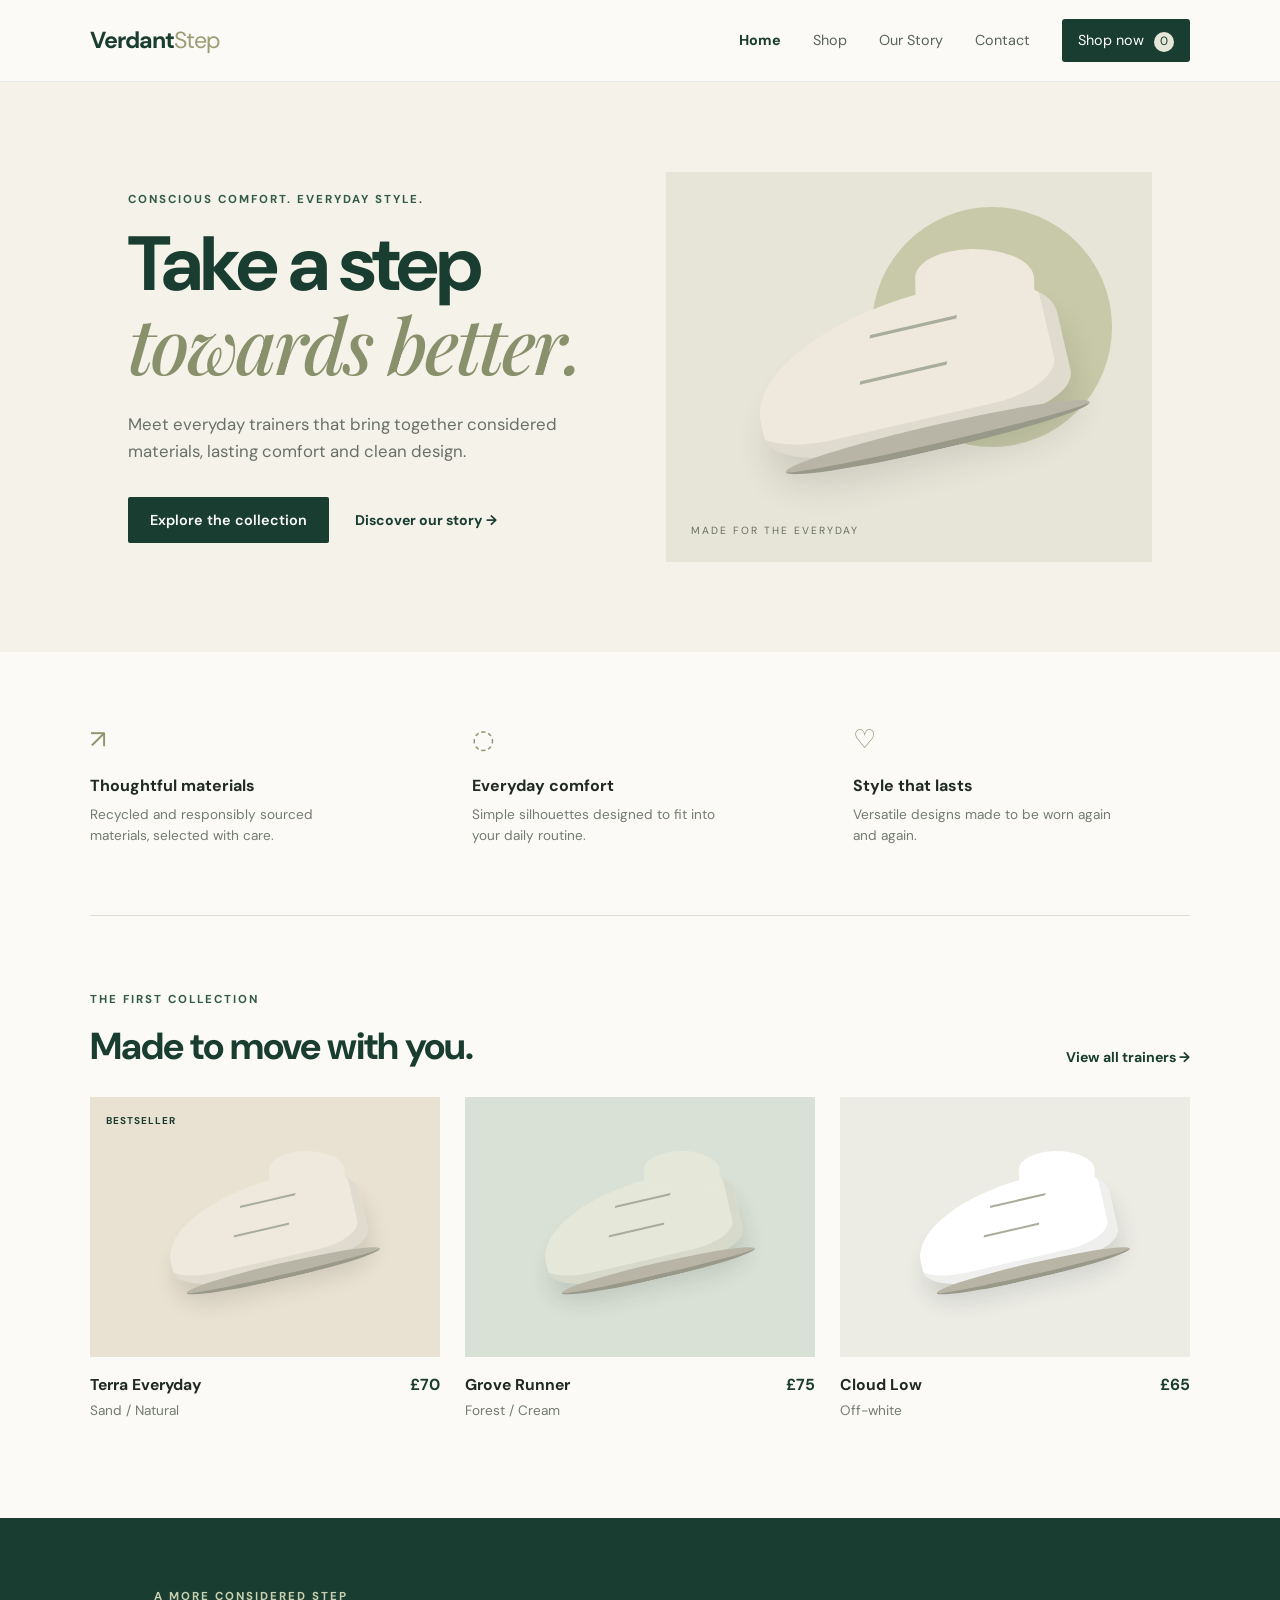
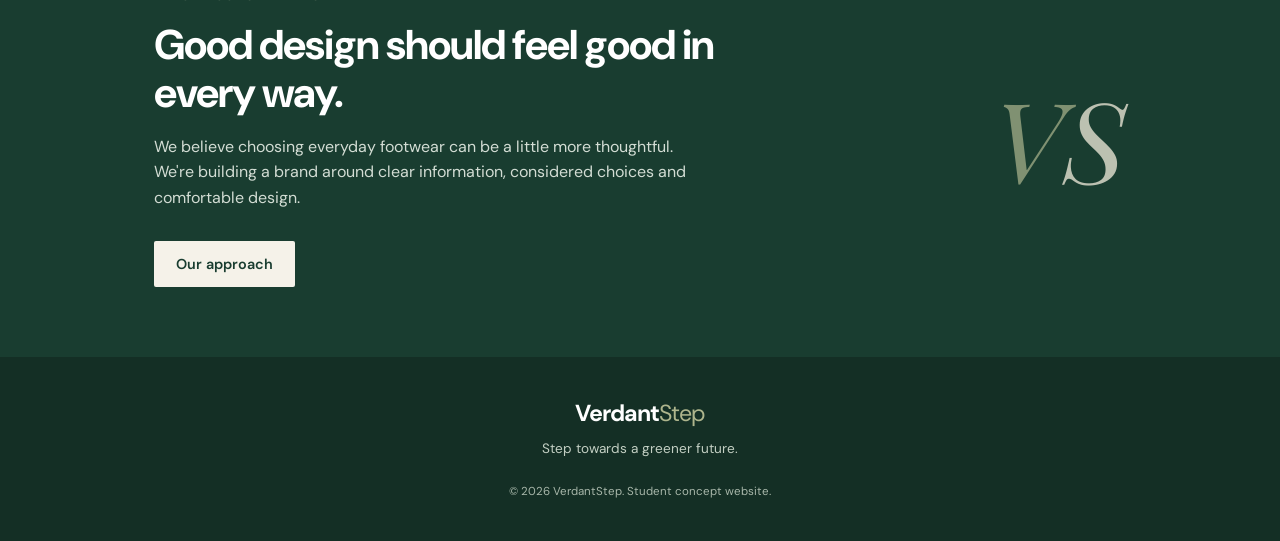
<file: index.html>
<!DOCTYPE html>
<html lang="en">
<head>
  <meta charset="UTF-8">
  <meta name="viewport" content="width=device-width, initial-scale=1.0">
  <meta name="description" content="Discover VerdantStep sustainable everyday trainers, designed for comfort, style and a lighter footprint.">
  <title>VerdantStep | Step Towards a Greener Future</title>
  <link rel="stylesheet" href="style.css">
  <script src="script.js" defer></script>
</head>
<body>
  <header class="site-header">
    <a class="logo" href="index.html">Verdant<span>Step</span></a>
    <button class="menu-toggle" aria-label="Open navigation" aria-expanded="false">☰</button>
    <nav class="main-nav" aria-label="Main navigation">
      <a class="active" href="index.html">Home</a><a href="shop.html">Shop</a><a href="about.html">Our Story</a><a href="contact.html">Contact</a>
      <a class="nav-cart" href="shop.html" aria-label="Shop products">Shop now <span class="cart-count">0</span></a>
    </nav>
  </header>

  <main>
    <section class="hero">
      <div class="hero-copy">
        <p class="eyebrow">CONSCIOUS COMFORT. EVERYDAY STYLE.</p>
        <h1>Take a step<br><em>towards better.</em></h1>
        <p class="hero-text">Meet everyday trainers that bring together considered materials, lasting comfort and clean design.</p>
        <div class="hero-actions"><a class="button button-dark" href="shop.html">Explore the collection</a><a class="text-link" href="about.html">Discover our story →</a></div>
      </div>
      <div class="hero-art" role="img" aria-label="Illustration of a minimal sustainable trainer">
        <div class="sun"></div><div class="shoe shoe-large"><span class="shoe-sole"></span><span class="shoe-line"></span></div>
        <span class="art-caption">MADE FOR THE EVERYDAY</span>
      </div>
    </section>

    <section class="benefits section-wrap">
      <div><span class="benefit-icon">↗</span><h3>Thoughtful materials</h3><p>Recycled and responsibly sourced materials, selected with care.</p></div>
      <div><span class="benefit-icon">◌</span><h3>Everyday comfort</h3><p>Simple silhouettes designed to fit into your daily routine.</p></div>
      <div><span class="benefit-icon">♡</span><h3>Style that lasts</h3><p>Versatile designs made to be worn again and again.</p></div>
    </section>

    <section class="featured section-wrap">
      <div class="section-heading"><div><p class="eyebrow">THE FIRST COLLECTION</p><h2>Made to move with you.</h2></div><a class="text-link" href="shop.html">View all trainers →</a></div>
      <div class="product-grid">
        <article class="product-card"><a href="product.html?style=terra" class="product-visual visual-sand"><span class="product-label">BESTSELLER</span><div class="shoe"><span class="shoe-sole"></span><span class="shoe-line"></span></div></a><div class="product-info"><div><h3>Terra Everyday</h3><p>Sand / Natural</p></div><strong>£70</strong></div></article>
        <article class="product-card"><a href="product.html?style=grove" class="product-visual visual-green"><div class="shoe"><span class="shoe-sole"></span><span class="shoe-line"></span></div></a><div class="product-info"><div><h3>Grove Runner</h3><p>Forest / Cream</p></div><strong>£75</strong></div></article>
        <article class="product-card"><a href="product.html?style=cloud" class="product-visual visual-white"><div class="shoe"><span class="shoe-sole"></span><span class="shoe-line"></span></div></a><div class="product-info"><div><h3>Cloud Low</h3><p>Off-white</p></div><strong>£65</strong></div></article>
      </div>
    </section>

    <section class="story-strip"><div><p class="eyebrow">A MORE CONSIDERED STEP</p><h2>Good design should feel good in every way.</h2><p>We believe choosing everyday footwear can be a little more thoughtful. We're building a brand around clear information, considered choices and comfortable design.</p><a class="button button-light" href="about.html">Our approach</a></div><div class="story-mark">V<span>S</span></div></section>
  </main>
  <footer class="site-footer"><a class="logo logo-light" href="index.html">Verdant<span>Step</span></a><p>Step towards a greener future.</p><small>© <span class="year"></span> VerdantStep. Student concept website.</small></footer>
</body>
</html>
</file>
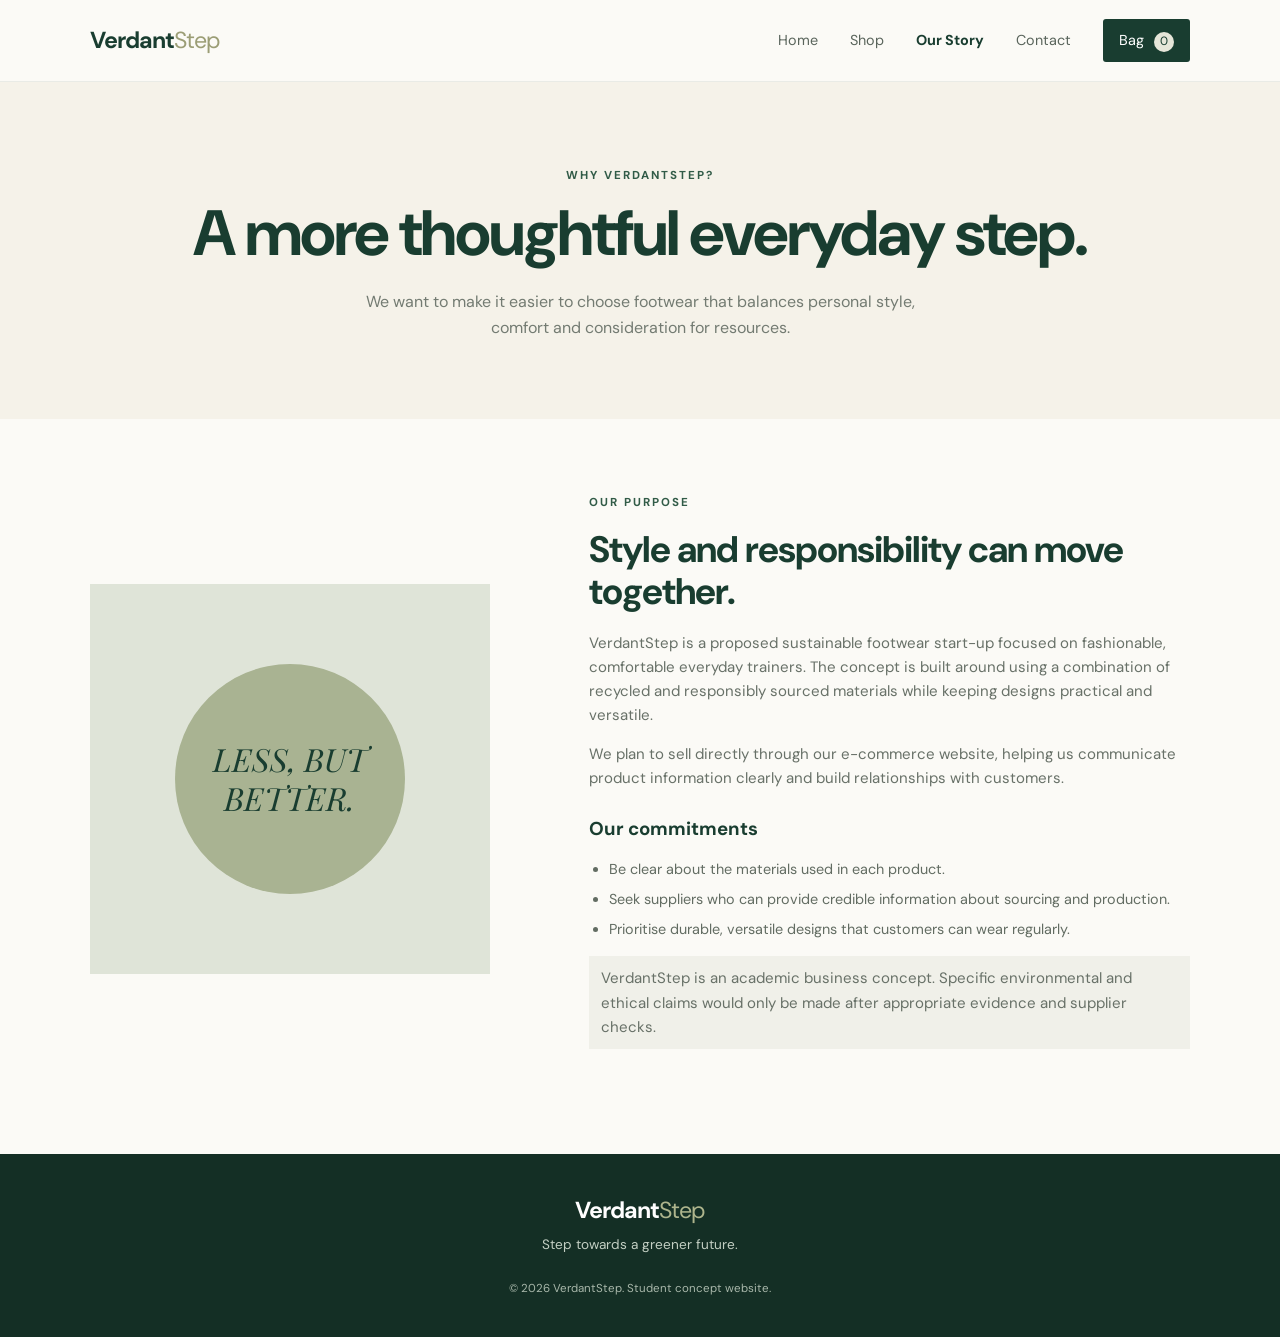
<file: about.html>
<!DOCTYPE html>
<html lang="en">
<head><meta charset="UTF-8"><meta name="viewport" content="width=device-width, initial-scale=1.0"><meta name="description" content="Learn about VerdantStep's approach to considered everyday footwear."><title>Our Story | VerdantStep</title><link rel="stylesheet" href="style.css"><script src="script.js" defer></script></head>
<body>
<header class="site-header"><a class="logo" href="index.html">Verdant<span>Step</span></a><button class="menu-toggle" aria-label="Open navigation" aria-expanded="false">☰</button><nav class="main-nav" aria-label="Main navigation"><a href="index.html">Home</a><a href="shop.html">Shop</a><a class="active" href="about.html">Our Story</a><a href="contact.html">Contact</a><a class="nav-cart" href="shop.html">Bag <span class="cart-count">0</span></a></nav></header>
<main>
  <section class="page-hero"><p class="eyebrow">WHY VERDANTSTEP?</p><h1>A more thoughtful everyday step.</h1><p>We want to make it easier to choose footwear that balances personal style, comfort and consideration for resources.</p></section>
  <section class="about-content section-wrap"><div class="about-visual"><div class="about-circle">LESS, BUT<br>BETTER.</div></div><div><p class="eyebrow">OUR PURPOSE</p><h2>Style and responsibility can move together.</h2><p>VerdantStep is a proposed sustainable footwear start-up focused on fashionable, comfortable everyday trainers. The concept is built around using a combination of recycled and responsibly sourced materials while keeping designs practical and versatile.</p><p>We plan to sell directly through our e-commerce website, helping us communicate product information clearly and build relationships with customers.</p><h3>Our commitments</h3><ul class="detail-list"><li>Be clear about the materials used in each product.</li><li>Seek suppliers who can provide credible information about sourcing and production.</li><li>Prioritise durable, versatile designs that customers can wear regularly.</li></ul><p class="disclaimer">VerdantStep is an academic business concept. Specific environmental and ethical claims would only be made after appropriate evidence and supplier checks.</p></div></section>
</main>
<footer class="site-footer"><a class="logo logo-light" href="index.html">Verdant<span>Step</span></a><p>Step towards a greener future.</p><small>© <span class="year"></span> VerdantStep. Student concept website.</small></footer>
</body></html>
</file>
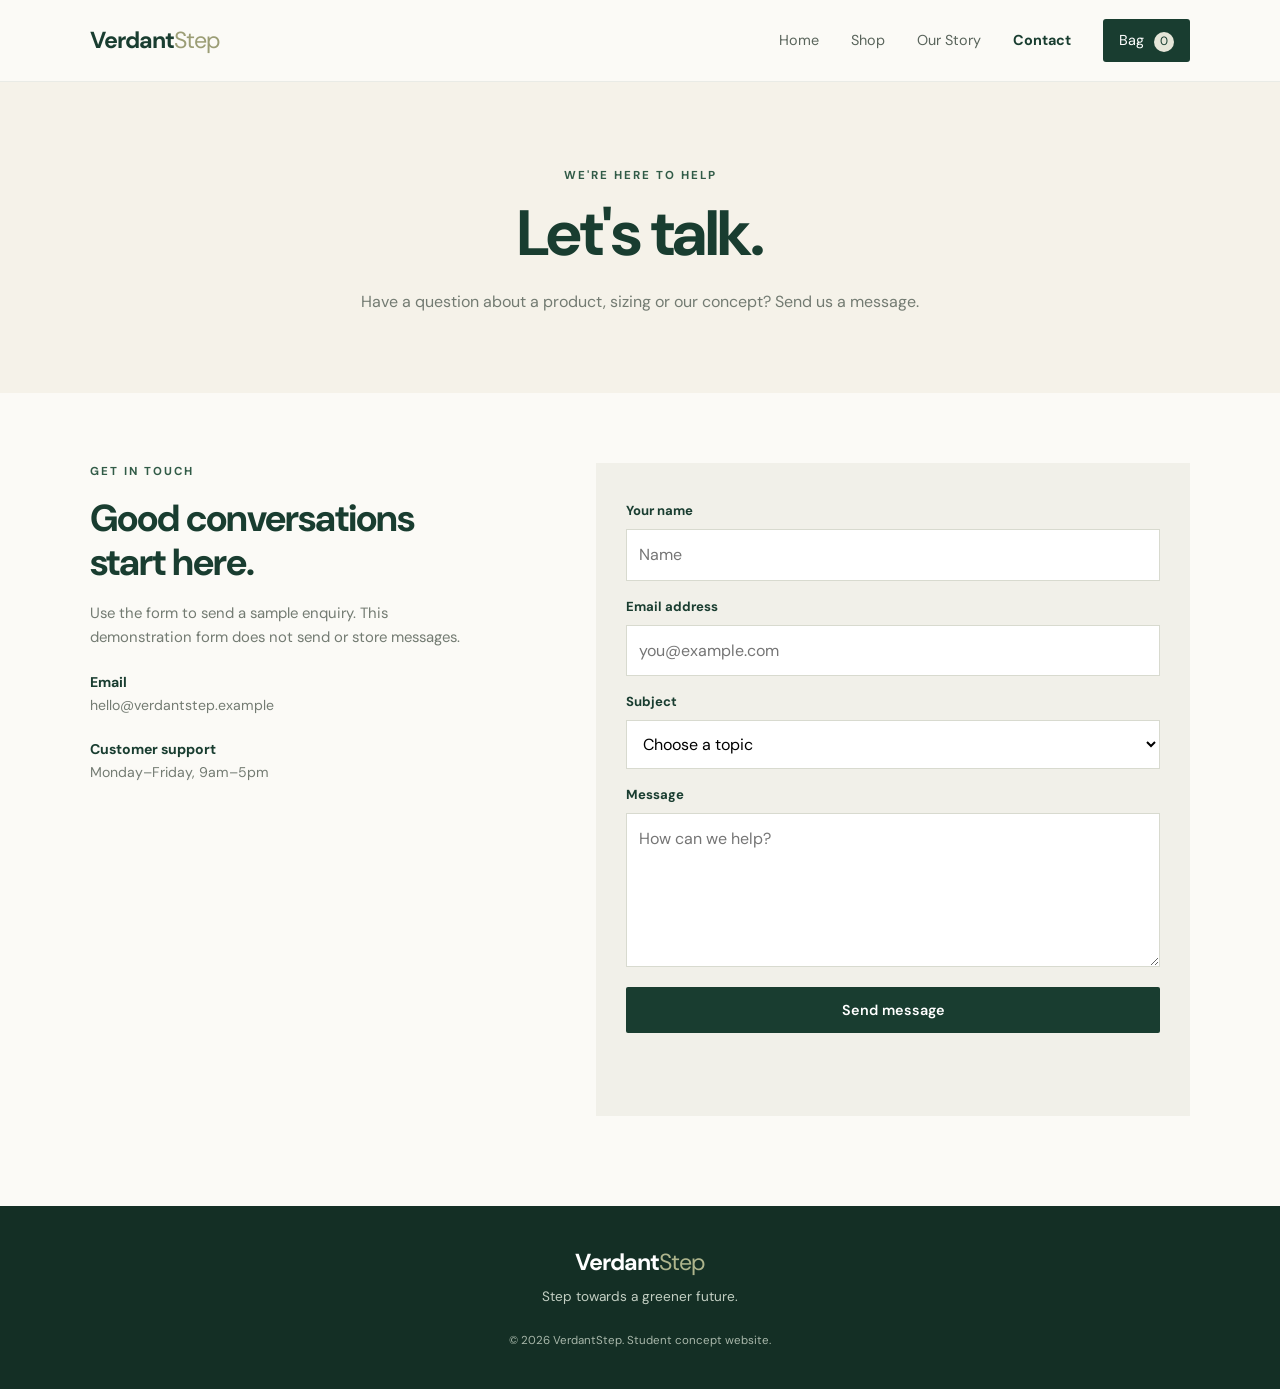
<file: contact.html>
<!DOCTYPE html>
<html lang="en">
<head><meta charset="UTF-8"><meta name="viewport" content="width=device-width, initial-scale=1.0"><meta name="description" content="Contact VerdantStep with questions about our trainers."><title>Contact | VerdantStep</title><link rel="stylesheet" href="style.css"><script src="script.js" defer></script></head>
<body>
<header class="site-header"><a class="logo" href="index.html">Verdant<span>Step</span></a><button class="menu-toggle" aria-label="Open navigation" aria-expanded="false">☰</button><nav class="main-nav" aria-label="Main navigation"><a href="index.html">Home</a><a href="shop.html">Shop</a><a href="about.html">Our Story</a><a class="active" href="contact.html">Contact</a><a class="nav-cart" href="shop.html">Bag <span class="cart-count">0</span></a></nav></header>
<main>
  <section class="page-hero"><p class="eyebrow">WE'RE HERE TO HELP</p><h1>Let's talk.</h1><p>Have a question about a product, sizing or our concept? Send us a message.</p></section>
  <section class="contact-layout section-wrap"><div class="contact-intro"><p class="eyebrow">GET IN TOUCH</p><h2>Good conversations<br>start here.</h2><p>Use the form to send a sample enquiry. This demonstration form does not send or store messages.</p><div class="contact-detail"><strong>Email</strong><span>hello@verdantstep.example</span></div><div class="contact-detail"><strong>Customer support</strong><span>Monday–Friday, 9am–5pm</span></div></div>
    <form class="contact-form" id="contact-form"><label for="name">Your name</label><input id="name" name="name" type="text" placeholder="Name" required><label for="email">Email address</label><input id="email" name="email" type="email" placeholder="you@example.com" required><label for="subject">Subject</label><select id="subject" name="subject" required><option value="">Choose a topic</option><option>Product enquiry</option><option>Sizing and fit</option><option>Materials and sustainability</option><option>Other</option></select><label for="message">Message</label><textarea id="message" name="message" rows="5" placeholder="How can we help?" required></textarea><button class="button button-dark" type="submit">Send message</button><p class="form-message" id="form-message" aria-live="polite"></p></form>
  </section>
</main>
<footer class="site-footer"><a class="logo logo-light" href="index.html">Verdant<span>Step</span></a><p>Step towards a greener future.</p><small>© <span class="year"></span> VerdantStep. Student concept website.</small></footer>
</body></html>
</file>
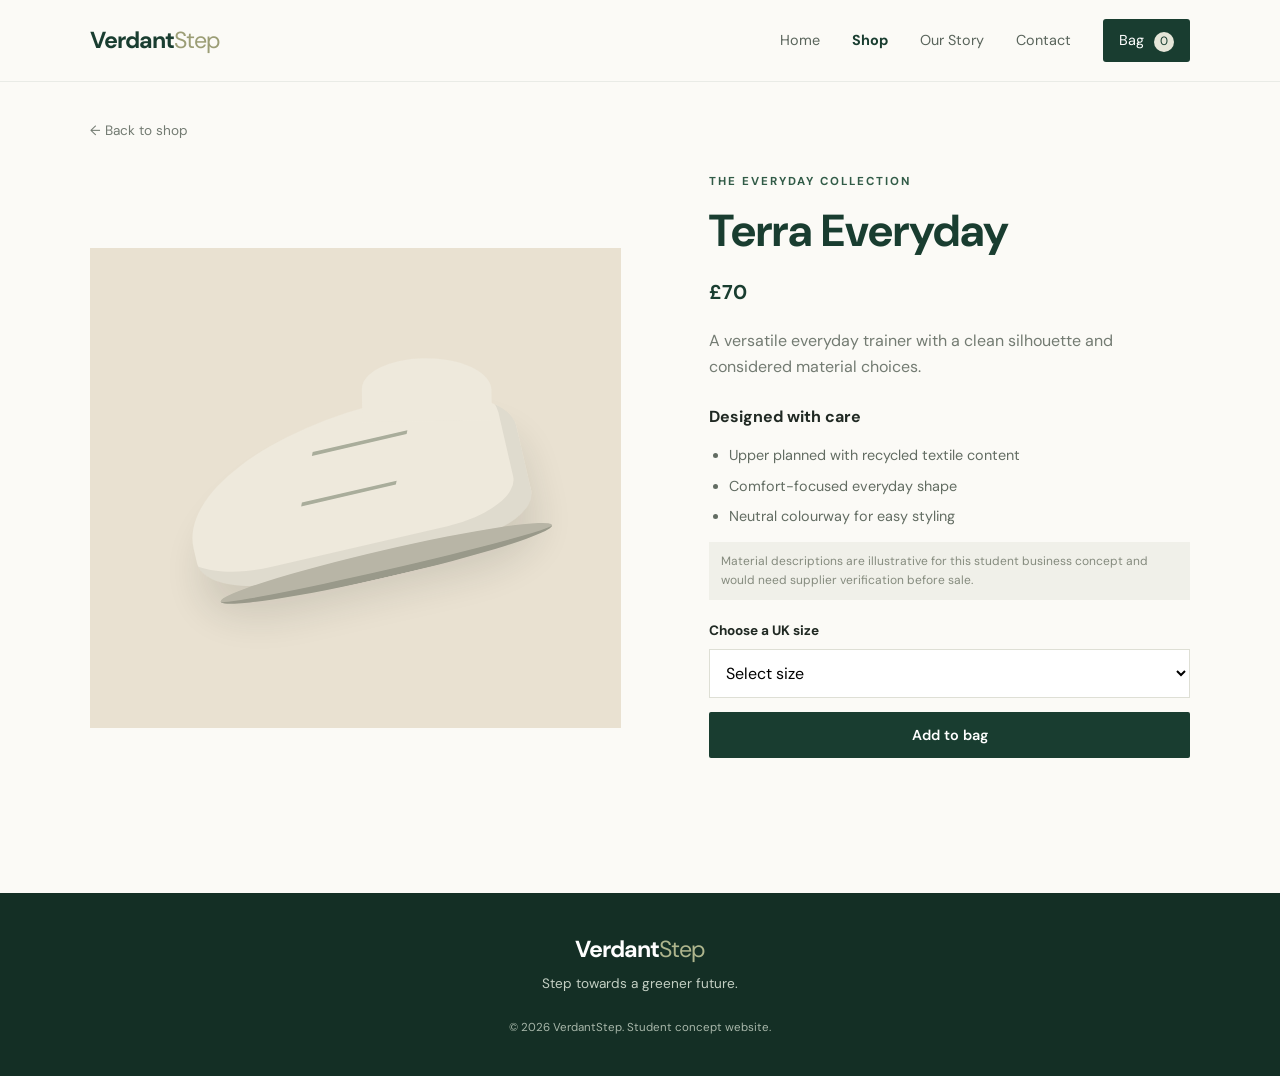
<file: product.html>
<!DOCTYPE html>
<html lang="en">
<head><meta charset="UTF-8"><meta name="viewport" content="width=device-width, initial-scale=1.0"><meta name="description" content="Explore VerdantStep trainer details, materials and sizing."><title>Product details | VerdantStep</title><link rel="stylesheet" href="style.css"><script src="script.js" defer></script></head>
<body>
<header class="site-header"><a class="logo" href="index.html">Verdant<span>Step</span></a><button class="menu-toggle" aria-label="Open navigation" aria-expanded="false">☰</button><nav class="main-nav" aria-label="Main navigation"><a href="index.html">Home</a><a class="active" href="shop.html">Shop</a><a href="about.html">Our Story</a><a href="contact.html">Contact</a><a class="nav-cart" href="shop.html">Bag <span class="cart-count">0</span></a></nav></header>
<main class="section-wrap product-detail">
  <a class="back-link" href="shop.html">← Back to shop</a>
  <div class="detail-layout">
    <div class="detail-art visual-sand" id="detail-art"><div class="shoe shoe-large"><span class="shoe-sole"></span><span class="shoe-line"></span></div></div>
    <div class="detail-copy"><p class="eyebrow">THE EVERYDAY COLLECTION</p><h1 id="product-name">Terra Everyday</h1><p class="detail-price" id="product-price">£70</p><p id="product-description">A versatile everyday trainer with a clean silhouette and considered material choices.</p>
      <h3>Designed with care</h3><ul class="detail-list"><li>Upper planned with recycled textile content</li><li>Comfort-focused everyday shape</li><li>Neutral colourway for easy styling</li></ul>
      <p class="disclaimer">Material descriptions are illustrative for this student business concept and would need supplier verification before sale.</p>
      <label class="size-label" for="shoe-size">Choose a UK size</label><select id="shoe-size"><option value="">Select size</option><option>3</option><option>4</option><option>5</option><option>6</option><option>7</option><option>8</option><option>9</option><option>10</option><option>11</option></select>
      <button class="button button-dark add-to-bag" id="add-to-bag">Add to bag</button><p class="cart-message" id="cart-message" aria-live="polite"></p>
    </div>
  </div>
</main>
<footer class="site-footer"><a class="logo logo-light" href="index.html">Verdant<span>Step</span></a><p>Step towards a greener future.</p><small>© <span class="year"></span> VerdantStep. Student concept website.</small></footer>
</body></html>
</file>
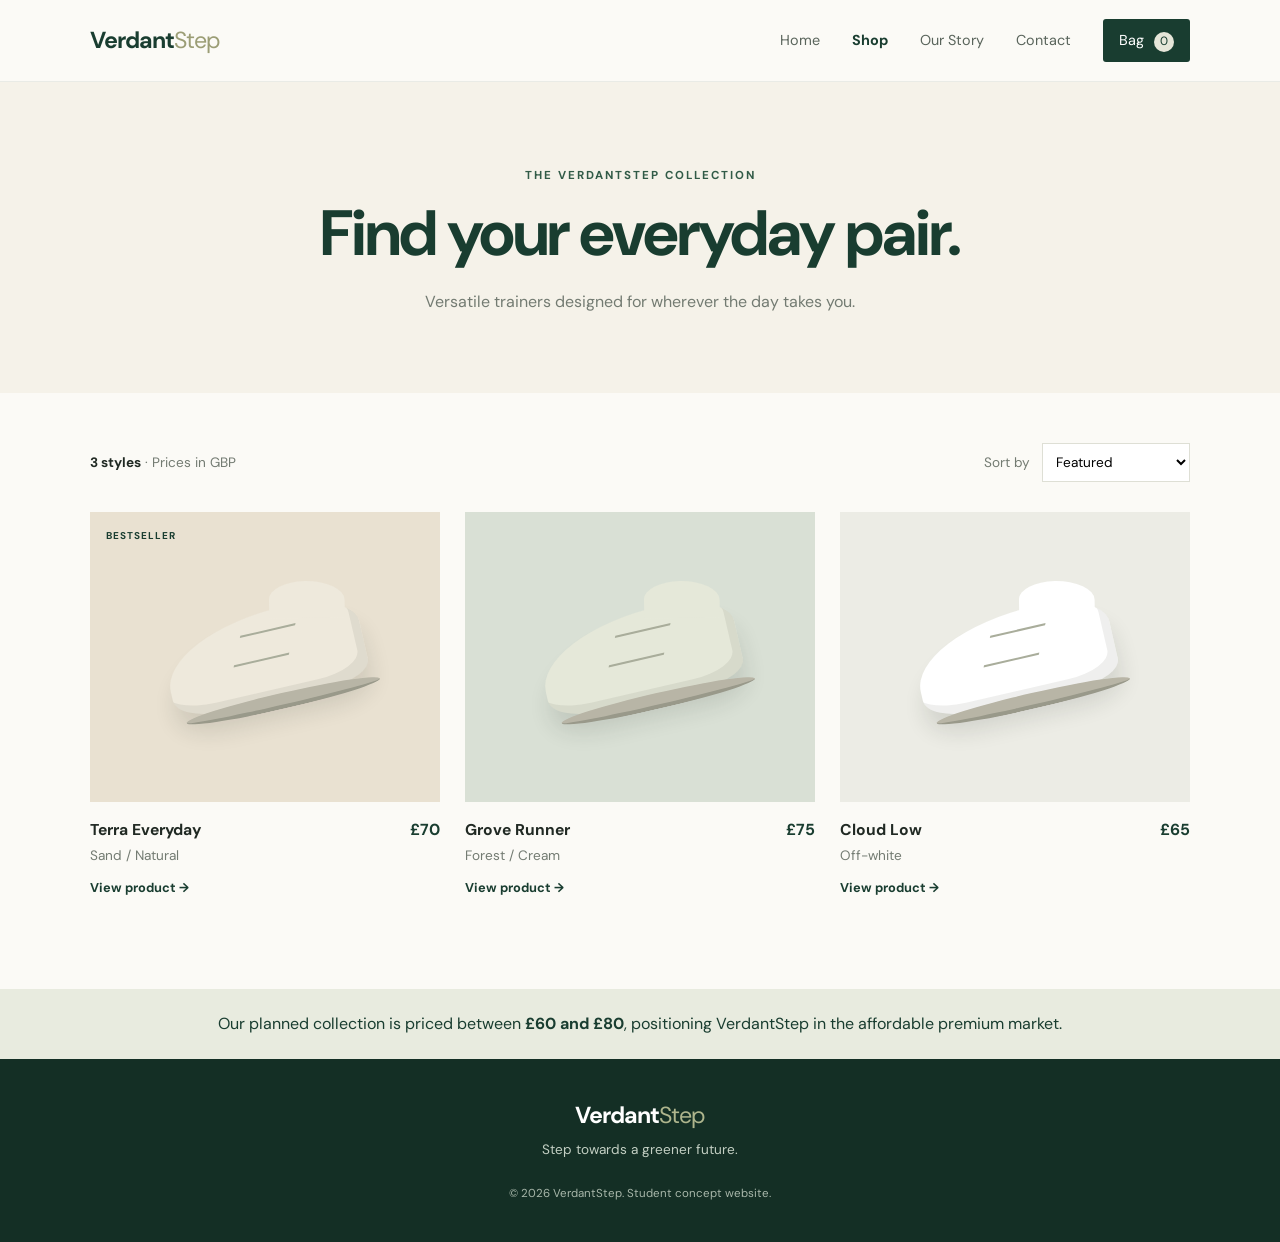
<file: shop.html>
<!DOCTYPE html>
<html lang="en">
<head><meta charset="UTF-8"><meta name="viewport" content="width=device-width, initial-scale=1.0"><meta name="description" content="Shop VerdantStep everyday trainers."><title>Shop | VerdantStep</title><link rel="stylesheet" href="style.css"><script src="script.js" defer></script></head>
<body>
<header class="site-header"><a class="logo" href="index.html">Verdant<span>Step</span></a><button class="menu-toggle" aria-label="Open navigation" aria-expanded="false">☰</button><nav class="main-nav" aria-label="Main navigation"><a href="index.html">Home</a><a class="active" href="shop.html">Shop</a><a href="about.html">Our Story</a><a href="contact.html">Contact</a><a class="nav-cart" href="shop.html">Bag <span class="cart-count">0</span></a></nav></header>
<main>
  <section class="page-hero"><p class="eyebrow">THE VERDANTSTEP COLLECTION</p><h1>Find your everyday pair.</h1><p>Versatile trainers designed for wherever the day takes you.</p></section>
  <section class="section-wrap shop-section"><div class="shop-toolbar"><p><strong>3 styles</strong> <span>· Prices in GBP</span></p><label for="sort-products">Sort by <select id="sort-products"><option value="featured">Featured</option><option value="low">Price: low to high</option><option value="high">Price: high to low</option></select></label></div>
    <div class="product-grid shop-grid" id="shop-products">
      <article class="product-card" data-price="70"><a href="product.html?style=terra" class="product-visual visual-sand"><span class="product-label">BESTSELLER</span><div class="shoe"><span class="shoe-sole"></span><span class="shoe-line"></span></div></a><div class="product-info"><div><h3>Terra Everyday</h3><p>Sand / Natural</p></div><strong>£70</strong></div><a class="small-link" href="product.html?style=terra">View product →</a></article>
      <article class="product-card" data-price="75"><a href="product.html?style=grove" class="product-visual visual-green"><div class="shoe"><span class="shoe-sole"></span><span class="shoe-line"></span></div></a><div class="product-info"><div><h3>Grove Runner</h3><p>Forest / Cream</p></div><strong>£75</strong></div><a class="small-link" href="product.html?style=grove">View product →</a></article>
      <article class="product-card" data-price="65"><a href="product.html?style=cloud" class="product-visual visual-white"><div class="shoe"><span class="shoe-sole"></span><span class="shoe-line"></span></div></a><div class="product-info"><div><h3>Cloud Low</h3><p>Off-white</p></div><strong>£65</strong></div><a class="small-link" href="product.html?style=cloud">View product →</a></article>
    </div>
  </section>
  <section class="note-band"><p>Our planned collection is priced between <strong>£60 and £80</strong>, positioning VerdantStep in the affordable premium market.</p></section>
</main>
<footer class="site-footer"><a class="logo logo-light" href="index.html">Verdant<span>Step</span></a><p>Step towards a greener future.</p><small>© <span class="year"></span> VerdantStep. Student concept website.</small></footer>
</body></html>
</file>
<file: style.css>
@import url('https://fonts.googleapis.com/css2?family=DM+Sans:wght@400;500;600;700&family=Playfair+Display:ital,wght@0,500;0,600;1,500;1,600&display=swap');
:root{--green:#193d30;--green2:#315b47;--cream:#f5f2e9;--paper:#fbfaf6;--ink:#202923;--muted:#737b72;--line:#dedfd5;--sand:#d8c8a9}
*{box-sizing:border-box}html{scroll-behavior:smooth}body{margin:0;background:var(--paper);color:var(--ink);font-family:'DM Sans',sans-serif;line-height:1.6}a{color:inherit;text-decoration:none}.site-header{height:82px;padding:0 7%;display:flex;align-items:center;justify-content:space-between;background:var(--paper);border-bottom:1px solid rgba(25,61,48,.08);position:relative;z-index:5}.logo{font-size:1.45rem;font-weight:700;letter-spacing:-1px;color:var(--green)}.logo span{font-weight:400;color:#9b9d75}.main-nav{display:flex;align-items:center;gap:32px;font-size:.9rem}.main-nav>a:not(.nav-cart){color:#59645b}.main-nav>a.active,.main-nav>a:hover{color:var(--green);font-weight:700}.nav-cart{background:var(--green);color:white!important;padding:10px 16px;border-radius:3px}.cart-count{display:inline-grid;place-items:center;background:#e6e6d9;color:var(--green);border-radius:50%;width:20px;height:20px;margin-left:6px;font-size:.75rem}.menu-toggle{display:none;background:none;border:0;font-size:1.6rem;color:var(--green)}
.hero{min-height:570px;background:var(--cream);display:grid;grid-template-columns:1fr 1fr;align-items:center;padding:70px 10%;gap:5%}.hero-copy{max-width:520px}.eyebrow{font-size:.72rem;letter-spacing:2px;font-weight:700;color:var(--green2);margin:0 0 16px}.hero h1,.page-hero h1{font-size:clamp(3rem,6vw,5.3rem);line-height:1.03;letter-spacing:-3px;margin:0 0 22px;color:var(--green)}h1 em{font-family:'Playfair Display',serif;font-weight:500;color:#89916c}.hero-text{max-width:440px;color:#687168;font-size:1.05rem}.hero-actions{display:flex;align-items:center;gap:26px;margin-top:32px}.button{display:inline-block;border:0;padding:14px 22px;font:600 .9rem 'DM Sans',sans-serif;cursor:pointer;border-radius:2px;text-align:center}.button-dark{background:var(--green);color:white}.button-dark:hover{background:var(--green2)}.button-light{background:var(--cream);color:var(--green)}.text-link,.small-link{font-weight:700;color:var(--green);font-size:.88rem}.hero-art{height:390px;position:relative;background:#e7e5d8;overflow:hidden;display:grid;place-items:center}.sun{position:absolute;width:240px;height:240px;border-radius:50%;background:#c7c9a8;top:35px;right:40px}.shoe{position:relative;width:190px;height:85px;background:#eee9dc;border-radius:65% 35% 22% 25%;transform:rotate(-13deg);box-shadow:inset -8px -10px 0 rgba(50,60,45,.08),0 18px 20px rgba(30,45,35,.12);z-index:1}.shoe:before{content:"";position:absolute;width:72px;height:35px;background:inherit;right:8px;top:-19px;border-radius:50% 55% 0 0;transform:rotate(12deg)}.shoe-sole{position:absolute;left:8px;right:-7px;bottom:-10px;height:15px;border-radius:50%;background:#b8b5a6;border-bottom:4px solid #99998a}.shoe-line{position:absolute;left:70px;top:18px;width:54px;height:28px;border-top:2px solid #a9ad9b;border-bottom:2px solid #a9ad9b;transform:skew(-25deg)}.shoe-large{transform:rotate(-13deg) scale(1.65)}.art-caption{position:absolute;bottom:22px;left:25px;font-size:.65rem;letter-spacing:2px;color:#68705d}.benefits{display:grid;grid-template-columns:repeat(3,1fr);gap:45px;padding-top:68px;padding-bottom:68px;border-bottom:1px solid var(--line)}.benefits>div{max-width:270px}.benefit-icon{font-size:1.6rem;color:#8d966f}.benefits h3{font-size:1rem;margin:12px 0 5px}.benefits p,.product-info p{font-size:.85rem;color:var(--muted);margin:0}.section-wrap{width:min(1120px,86%);margin:0 auto}.featured{padding-top:75px;padding-bottom:90px}.section-heading{display:flex;align-items:end;justify-content:space-between;margin-bottom:28px}.section-heading h2,.story-strip h2,.about-content h2,.contact-intro h2{font-size:2.35rem;line-height:1.15;letter-spacing:-1px;color:var(--green);margin:0}.product-grid{display:grid;grid-template-columns:repeat(3,1fr);gap:25px}.product-visual{height:260px;display:grid;place-items:center;position:relative;overflow:hidden}.visual-sand{background:#e9e1d1}.visual-green{background:#d9e0d5}.visual-white{background:#ecece5}.visual-green .shoe{background:#e5e8d9}.visual-white .shoe{background:#fff}.product-visual .shoe{transform:rotate(-13deg) scale(1.05)}.product-label{position:absolute;top:16px;left:16px;font-size:.62rem;letter-spacing:1px;font-weight:700;color:var(--green);z-index:2}.product-info{display:flex;justify-content:space-between;align-items:start;padding:15px 0 6px}.product-info h3{font-size:.98rem;margin:0 0 3px}.product-info strong{color:var(--green)}.story-strip{background:var(--green);color:white;padding:70px 12%;display:flex;align-items:center;justify-content:space-between;gap:50px}.story-strip>div:first-child{max-width:590px}.story-strip .eyebrow{color:#c8d0b2}.story-strip h2{color:white;font-size:2.6rem}.story-strip p:not(.eyebrow){color:#d3ddd4;max-width:560px}.story-strip .button{margin-top:15px}.story-mark{font:italic 7rem 'Playfair Display',serif;color:#9aa783;opacity:.8}.story-mark span{color:#e5e2d2}
.site-footer{background:#142f25;color:#d9e0d6;padding:38px 7%;text-align:center}.logo-light{color:#fff}.logo-light span{color:#aeb58d}.site-footer p{font-size:.85rem;color:#c3cfc3;margin:5px 0 18px}.site-footer small{font-size:.72rem;color:#a8b7aa}
.page-hero{background:var(--cream);text-align:center;padding:85px 7% 78px}.page-hero h1{font-size:clamp(2.7rem,5vw,4.3rem);letter-spacing:-2px}.page-hero>p:last-child{color:var(--muted);max-width:580px;margin:0 auto}.shop-section{padding-top:45px;padding-bottom:90px}.shop-toolbar{display:flex;justify-content:space-between;align-items:center;margin-bottom:25px;font-size:.85rem}.shop-toolbar p{color:var(--muted)}.shop-toolbar strong{color:var(--ink)}.shop-toolbar label{color:var(--muted)}select,input,textarea{font:inherit}#sort-products{border:1px solid var(--line);background:white;padding:9px;margin-left:8px}.shop-grid .product-visual{height:290px}.small-link{display:inline-block;margin-top:5px;font-size:.8rem}.note-band{background:#e8ebdf;padding:22px 7%;text-align:center;color:var(--green)}.note-band p{margin:0}
.product-detail{padding-top:35px;padding-bottom:90px}.back-link{font-size:.85rem;color:var(--muted)}.detail-layout{display:grid;grid-template-columns:1.05fr .95fr;gap:8%;align-items:center;margin-top:30px}.detail-art{height:480px;display:grid;place-items:center}.detail-art .shoe{transform:rotate(-13deg) scale(1.8)}.detail-copy h1{font-size:2.8rem;line-height:1.1;color:var(--green);margin:0}.detail-price{font-size:1.25rem;font-weight:700;color:var(--green)}.detail-copy>p:not(.eyebrow):not(.detail-price):not(.disclaimer){color:var(--muted)}.detail-copy h3{font-size:1rem;margin:25px 0 8px}.detail-list{padding-left:20px;color:#626c62;font-size:.9rem}.detail-list li{margin:7px 0}.disclaimer{font-size:.75rem;color:#858b7e;background:#f0f0e9;padding:10px 12px}.size-label{display:block;font-size:.85rem;font-weight:700;margin:20px 0 7px}#shoe-size{display:block;width:100%;padding:12px;border:1px solid var(--line);background:white;margin-bottom:14px}.add-to-bag{width:100%}.cart-message,.form-message{font-size:.85rem;color:var(--green);min-height:1.3em}
.about-content{display:grid;grid-template-columns:.8fr 1.2fr;gap:9%;align-items:center;padding-top:75px;padding-bottom:90px}.about-visual{height:390px;background:#dfe4d8;display:grid;place-items:center}.about-circle{width:230px;height:230px;border-radius:50%;background:#a9b392;display:grid;place-content:center;text-align:center;color:var(--green);font:italic 2rem 'Playfair Display',serif;line-height:1.2}.about-content h2{font-size:2.3rem;margin-bottom:18px}.about-content p:not(.eyebrow){color:#687168;font-size:.94rem}.about-content h3{color:var(--green);margin:24px 0 6px}
.contact-layout{display:grid;grid-template-columns:.8fr 1.2fr;gap:10%;padding-top:70px;padding-bottom:90px}.contact-intro h2{margin-bottom:18px}.contact-intro>p:not(.eyebrow){color:var(--muted);font-size:.93rem}.contact-detail{display:flex;flex-direction:column;margin-top:22px;font-size:.88rem}.contact-detail strong{color:var(--green)}.contact-detail span{color:var(--muted)}.contact-form{background:#f1f0e9;padding:30px;display:flex;flex-direction:column;gap:8px}.contact-form label{font-size:.82rem;font-weight:700;color:var(--green);margin-top:7px}.contact-form input,.contact-form select,.contact-form textarea{width:100%;padding:12px;border:1px solid #d8dacf;background:white;border-radius:0}.contact-form textarea{resize:vertical}.contact-form button{margin-top:12px}
@media(max-width:760px){.site-header{height:70px;padding:0 6%}.menu-toggle{display:block}.main-nav{display:none;position:absolute;top:70px;left:0;right:0;background:var(--paper);padding:20px 6%;border-bottom:1px solid var(--line);flex-direction:column;align-items:stretch;gap:16px}.main-nav.open{display:flex}.nav-cart{text-align:center}.hero{grid-template-columns:1fr;padding:60px 8%;gap:35px}.hero-art{height:280px}.hero h1{font-size:3.7rem}.benefits{grid-template-columns:1fr;gap:25px;padding-top:45px;padding-bottom:45px}.benefits>div{max-width:none}.section-wrap{width:86%}.section-heading{align-items:start;gap:15px;flex-direction:column}.section-heading h2,.story-strip h2{font-size:2rem}.product-grid{grid-template-columns:1fr;gap:28px}.product-visual,.shop-grid .product-visual{height:300px}.story-strip{padding:55px 8%}.story-mark{display:none}.page-hero{padding:65px 7%}.detail-layout,.about-content,.contact-layout{grid-template-columns:1fr;gap:35px}.detail-art{height:330px}.about-visual{height:300px}.contact-form{padding:22px}.shop-toolbar{align-items:flex-start;gap:10px;flex-direction:column}}
</file>
